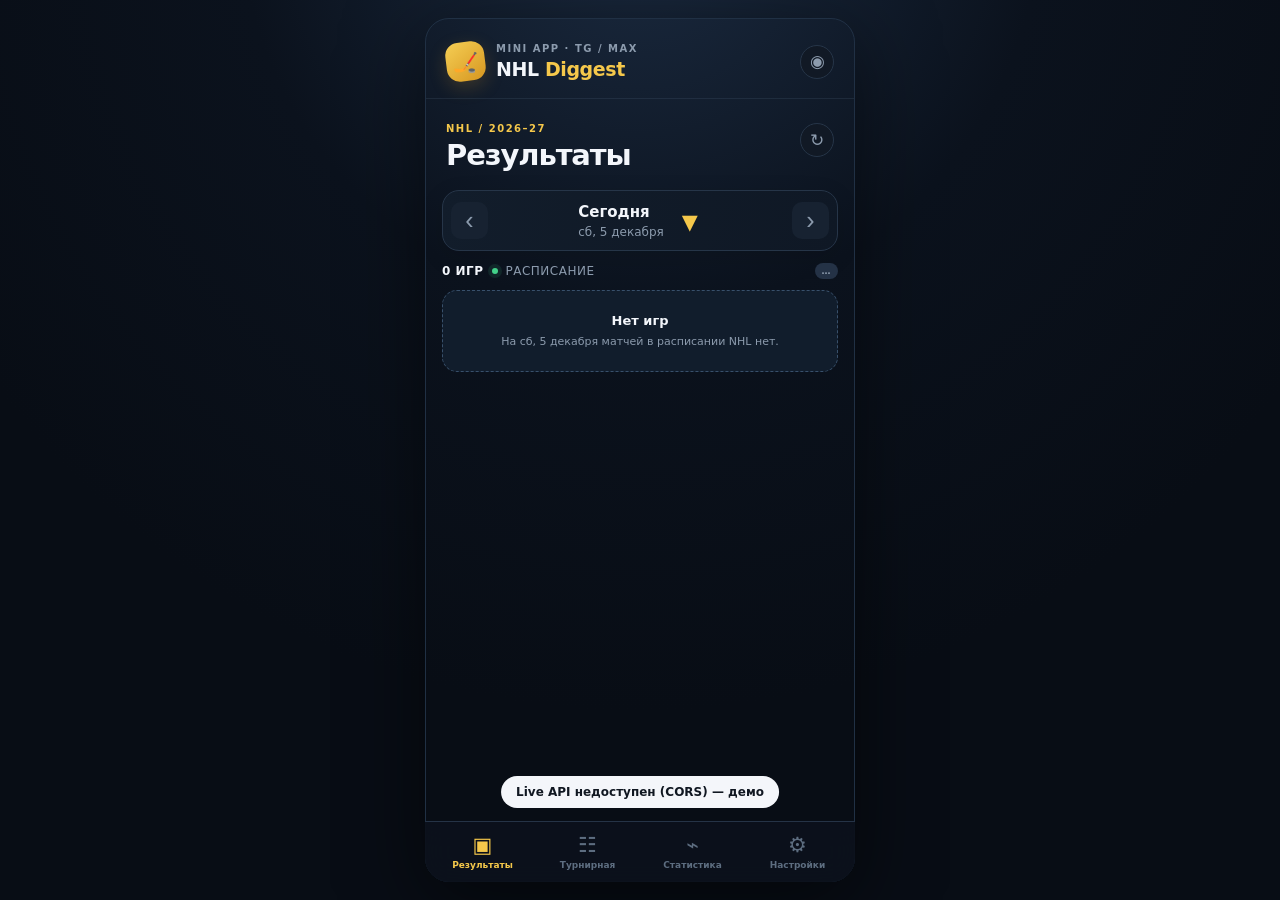
<file: index.html>
<!doctype html>
<html lang="ru">
<head>
  <meta charset="utf-8">
  <meta name="viewport" content="width=device-width, initial-scale=1, viewport-fit=cover">
  <meta name="theme-color" content="#0c111b" id="themeColorMeta">
  <meta name="description" content="NHL Diggest — результаты, турнирная таблица и статистика NHL в Mini App для Telegram и Max">
  <link rel="manifest" href="./manifest.webmanifest">
  <link rel="icon" href="./icons/icon-192.png" type="image/png">
  <link rel="apple-touch-icon" href="./icons/icon-192.png">
  <meta name="mobile-web-app-capable" content="yes">
  <meta name="apple-mobile-web-app-capable" content="yes">
  <meta name="apple-mobile-web-app-title" content="NHL Digest">
  <meta name="apple-mobile-web-app-status-bar-style" content="black-translucent">
  <title>NHL Diggest</title>
  <!-- <base> follows the current directory so assets work at / and, if opened, under /nhl-diggest-web/ (old Pages URL). -->
  <script>
    (function () {
      try {
        var segments = location.pathname.split('/').filter(Boolean);
        if (segments.length && /\.[a-z0-9]+$/i.test(segments[segments.length - 1])) {
          segments.pop();
        }
        var baseHref = '/' + (segments.length ? segments.join('/') + '/' : '');
        var base = document.createElement('base');
        base.href = baseHref;
        document.head.insertBefore(base, document.head.firstChild);
      } catch (e) { /* ignore */ }
    })();
  </script>
  <script>
    (function () {
      try {
        var mq = window.matchMedia;
        var standalone = window.navigator.standalone === true
          || (mq && mq('(display-mode: standalone)').matches)
          || (mq && mq('(display-mode: fullscreen)').matches)
          || (mq && mq('(display-mode: minimal-ui)').matches);
        if (standalone) document.documentElement.classList.add('is-standalone');
      } catch (e) { /* ignore */ }
    })();
  </script>
  <link rel="stylesheet" href="./css/app.css?v=20261009a">
  <!-- Telegram bridge (window.Telegram.WebApp). Soft-fail so browser preview still works. -->
  <script src="https://telegram.org/js/telegram-web-app.js" onerror="console.warn('[NHL Diggest] Telegram bridge failed to load')"></script>
  <!-- Max bridge (window.WebApp). Soft-fail so browser / Telegram still work if CDN is blocked. -->
  <script src="https://st.max.ru/js/max-web-app.js" onerror="console.warn('[NHL Diggest] Max bridge failed to load')"></script>
  <script src="./js/config.js?v=20261009a"></script>
  <script src="./js/mock-data.js?v=20261009a"></script>
  <script src="./js/api.js?v=20261009a"></script>
  <script src="./js/bridge.js?v=20261009a"></script>
  <script src="./js/auth.js?v=20261009a"></script>
  <script defer src="./js/app.js?v=20261009a"></script>
</head>
<body>
  <div class="app-shell">
    <header class="topbar">
      <div class="brand-mark" aria-hidden="true"><span>🏒</span></div>
      <div class="brand-copy">
        <p class="eyebrow">MINI APP · TG / MAX</p>
        <h1>NHL <strong>Diggest</strong></h1>
      </div>
      <button class="icon-button" id="profileButton" aria-label="Профиль">◉</button>
    </header>

    <main class="content" id="appContent">
      <section class="panel is-active" data-panel="results" aria-labelledby="resultsTitle">
        <div class="section-heading">
          <div>
            <p class="eyebrow accent">NHL / 2026–27</p>
            <h2 id="resultsTitle">Результаты</h2>
          </div>
          <button class="round-button" id="refreshButton" aria-label="Обновить результаты">↻</button>
        </div>
        <div class="day-switcher" aria-label="Выбор дня">
          <button class="day-arrow" id="prevDay" aria-label="Предыдущий день">‹</button>
          <button type="button" class="selected-day" id="openCalendar" aria-expanded="false" aria-controls="leagueCalendar" aria-label="Открыть календарь"><span id="dayLabel">Сегодня</span><small id="dateLabel">29 сентября, Вт</small><span class="calendar-opener" aria-hidden="true">▾</span></button>
          <button class="day-arrow" id="nextDay" aria-label="Следующий день">›</button>
        </div>
        <div class="month-cal" id="leagueCalendar" data-cal="league" hidden></div>
        <div class="result-summary">
          <span id="gameCount">—</span>
          <span class="live-dot"></span>
          <span id="seasonHint">расписание</span>
          <span class="source-pill" id="dataSourceHint">…</span>
        </div>
        <div class="games-list" id="gamesList"></div>
      </section>

      <section class="panel game-detail-panel" data-panel="game-detail" aria-label="Детали матча">
        <div class="detail-toolbar"><button class="back-button" id="gameDetailBack" type="button" data-back>‹ <span>Назад</span></button><span class="pill">MATCH CENTER</span></div>
        <div id="gameDetailContent"></div>
      </section>

      <section class="panel team-detail-panel" data-panel="team-detail" aria-label="Команда">
        <div class="detail-toolbar"><button class="back-button" id="teamDetailBack" type="button" data-back>‹ <span>Назад</span></button><span class="pill">TEAM</span></div>
        <div id="teamDetailContent"></div>
      </section>

      <section class="panel player-detail-panel" data-panel="player-detail" aria-label="Игрок">
        <div class="detail-toolbar"><button class="back-button" id="playerDetailBack" type="button" data-back>‹ <span>Назад</span></button><span class="pill">PLAYER</span></div>
        <div id="playerDetailContent"></div>
      </section>

      <section class="panel" data-panel="standings" aria-labelledby="standingsTitle">
        <div class="section-heading"><div><p class="eyebrow accent">2025 / 26 SEASON</p><h2 id="standingsTitle">Турнирная</h2></div><span class="pill">NHL</span></div>
        <div class="segmented" role="tablist" aria-label="Разделы таблицы"><button class="segment is-selected" data-standings-tab="division">Дивизионы</button><button class="segment" data-standings-tab="conference">Конференции</button></div>
        <p class="panel-note" id="standingsNote"></p>
        <div id="standingsList" class="standings-list"></div>
      </section>

      <section class="panel" data-panel="stats" aria-labelledby="statsTitle">
        <div class="section-heading"><div><p class="eyebrow accent">LEAGUE LEADERS</p><h2 id="statsTitle">Статистика</h2></div><span class="pill" id="statsPeriodLabel">СЕЗОН</span></div>
        <div class="segmented stats-period-tabs" id="statsPeriodTabs" role="tablist" aria-label="Период статистики">
          <button class="segment is-selected" data-stats-period="season" role="tab" aria-selected="true" aria-controls="statsSeasonPanel">Сезон</button>
          <button class="segment" data-stats-period="alltime" role="tab" aria-selected="false" aria-controls="statsAlltimePanel">За всё время</button>
        </div>
        <div class="stats-period-panel" id="statsSeasonPanel" data-stats-period-panel="season" role="tabpanel">
          <div class="segmented" id="statsGroupTabs" role="tablist" aria-label="Группы статистики"></div>
          <div class="segmented stats-boards" id="statsBoardTabs" role="tablist" aria-label="Показатели"></div>
          <p class="panel-note" id="statsNote"></p>
          <div id="statsList" class="leader-list"></div>
        </div>
        <div class="stats-period-panel" id="statsAlltimePanel" data-stats-period-panel="alltime" role="tabpanel" hidden>
          <div class="section-heading"><div><p class="eyebrow accent">ALL-TIME · CAREER</p><h2 id="alltimeTitle">За всё время</h2></div><span class="pill">КАРЬЕРА</span></div>
          <div class="segmented" id="alltimeGroupTabs" role="tablist" aria-label="Группы карьеры"></div>
          <div class="segmented stats-boards" id="alltimeBoardTabs" role="tablist" aria-label="Показатели карьеры"></div>
          <p class="panel-note" id="alltimeNote"></p>
          <div id="alltimeList" class="leader-list"></div>
        </div>
      </section>

      <section class="panel" data-panel="settings" aria-labelledby="settingsTitle">
        <div class="section-heading"><div><p class="eyebrow accent">PERSONALIZE</p><h2 id="settingsTitle">Настройки</h2></div><span class="settings-avatar" id="settingsAvatar">G</span></div>
        <div class="settings-card profile-card"><div class="profile-icon" id="profileIcon">G</div><div><strong id="profileName">NHL fan</strong><span id="profileSub">Настройки Mini App</span></div><span class="chevron">›</span></div>
        <div class="settings-group" id="accountGroup" hidden>
          <p class="group-label">АККАУНТ</p>
          <div id="accountCard" class="account-card"></div>
        </div>
        <div class="settings-group"><p class="group-label">ОБЩИЕ</p><div class="settings-card"><div class="setting-copy"><strong>Язык интерфейса</strong><span>Русский</span></div><span class="chevron">›</span></div><div class="settings-card"><div class="setting-copy"><strong>Тёмная тема</strong><span id="themeModeLabel">Включена</span></div><label class="toggle"><input id="themeToggle" type="checkbox" checked><span></span></label></div><div class="settings-card"><div class="setting-copy"><strong>Подсветка российских игроков</strong><span>Жёлтая подсветка имён</span></div><label class="toggle"><input id="ruHighlightToggle" type="checkbox"><span></span></label></div><div class="settings-card"><div class="setting-copy"><strong>Версия</strong><span id="appCacheVersion">—</span></div></div></div>
        <div class="settings-group"><p class="group-label">ИЗБРАННОЕ</p>
          <div id="favTeamsList" class="favorites-list"></div>
          <div id="favPlayersList" class="favorites-list" style="margin-top:8px"></div>
        </div>
        <div class="settings-group"><p class="group-label">УВЕДОМЛЕНИЯ</p><div class="settings-card"><div class="setting-copy"><strong>Мои команды</strong><span>Новости и результаты</span></div><label class="toggle"><input type="checkbox" checked><span></span></label></div><div class="settings-card"><div class="setting-copy"><strong>Ежедневный дайджест</strong><span>09:00 по Москве</span></div><label class="toggle"><input type="checkbox" checked><span></span></label></div></div>
        <div class="settings-group" id="tgDonateGroup" hidden>
          <p class="group-label">ПОДДЕРЖКА</p>
          <button type="button" class="settings-card settings-link-card" id="tgDonateBtn">
            <div class="setting-copy"><strong>⭐ Спасибо</strong><span>Поддержать бота звёздами Telegram</span></div>
            <span class="chevron">›</span>
          </button>
        </div>
        <div class="settings-group">
          <p class="group-label">О ПРИЛОЖЕНИИ</p>
          <a class="settings-card settings-link-card" href="./privacy.html" target="_blank" rel="noopener">
            <div class="setting-copy"><strong>Конфиденциальность</strong><span>Политика обработки данных</span></div>
            <span class="chevron">›</span>
          </a>
        </div>
        <p class="settings-note">Данные NHL: api-web.nhle.com (если CORS позволит) или ESPN.<br>Команды и игроки: roster / schedule / stats. TG + Max bridge сохранён.<br>Имена команд/игроков — на английском.</p>
      </section>
    </main>

    <nav class="bottom-nav" aria-label="Основная навигация">
      <button class="nav-item is-active" data-nav="results"><span class="nav-icon">▣</span><span>Результаты</span></button>
      <button class="nav-item" data-nav="standings"><span class="nav-icon">☷</span><span>Турнирная</span></button>
      <button class="nav-item" data-nav="stats"><span class="nav-icon">⌁</span><span>Статистика</span></button>
      <button class="nav-item" data-nav="settings"><span class="nav-icon">⚙</span><span>Настройки</span></button>
    </nav>
  </div>
  <div class="toast" id="toast" role="status" aria-live="polite">Обновлено</div>
  <div class="login-sheet" id="loginSheet" hidden>
    <div class="login-sheet-card" role="dialog" aria-modal="true" aria-labelledby="loginSheetTitle">
      <p class="eyebrow">ВХОД</p>
      <h3 id="loginSheetTitle">Войти</h3>
      <p class="login-code" id="loginCode">····</p>
      <p class="login-hint" id="loginHint">Откройте бота и нажмите Start, или отправьте код сообщением.</p>
      <button type="button" class="login-primary" id="loginOpenBot">Открыть бота</button>
      <button type="button" class="login-ghost" id="loginCopyCode">Скопировать код</button>
      <button type="button" class="login-ghost" id="loginCancel">Отмена</button>
    </div>
  </div>
  <script>
    if ('serviceWorker' in navigator) {
      window.addEventListener('load', function () {
        navigator.serviceWorker.register('./sw.js').catch(function () {});
      });
    }
  </script>
</body>
</html>
</file>
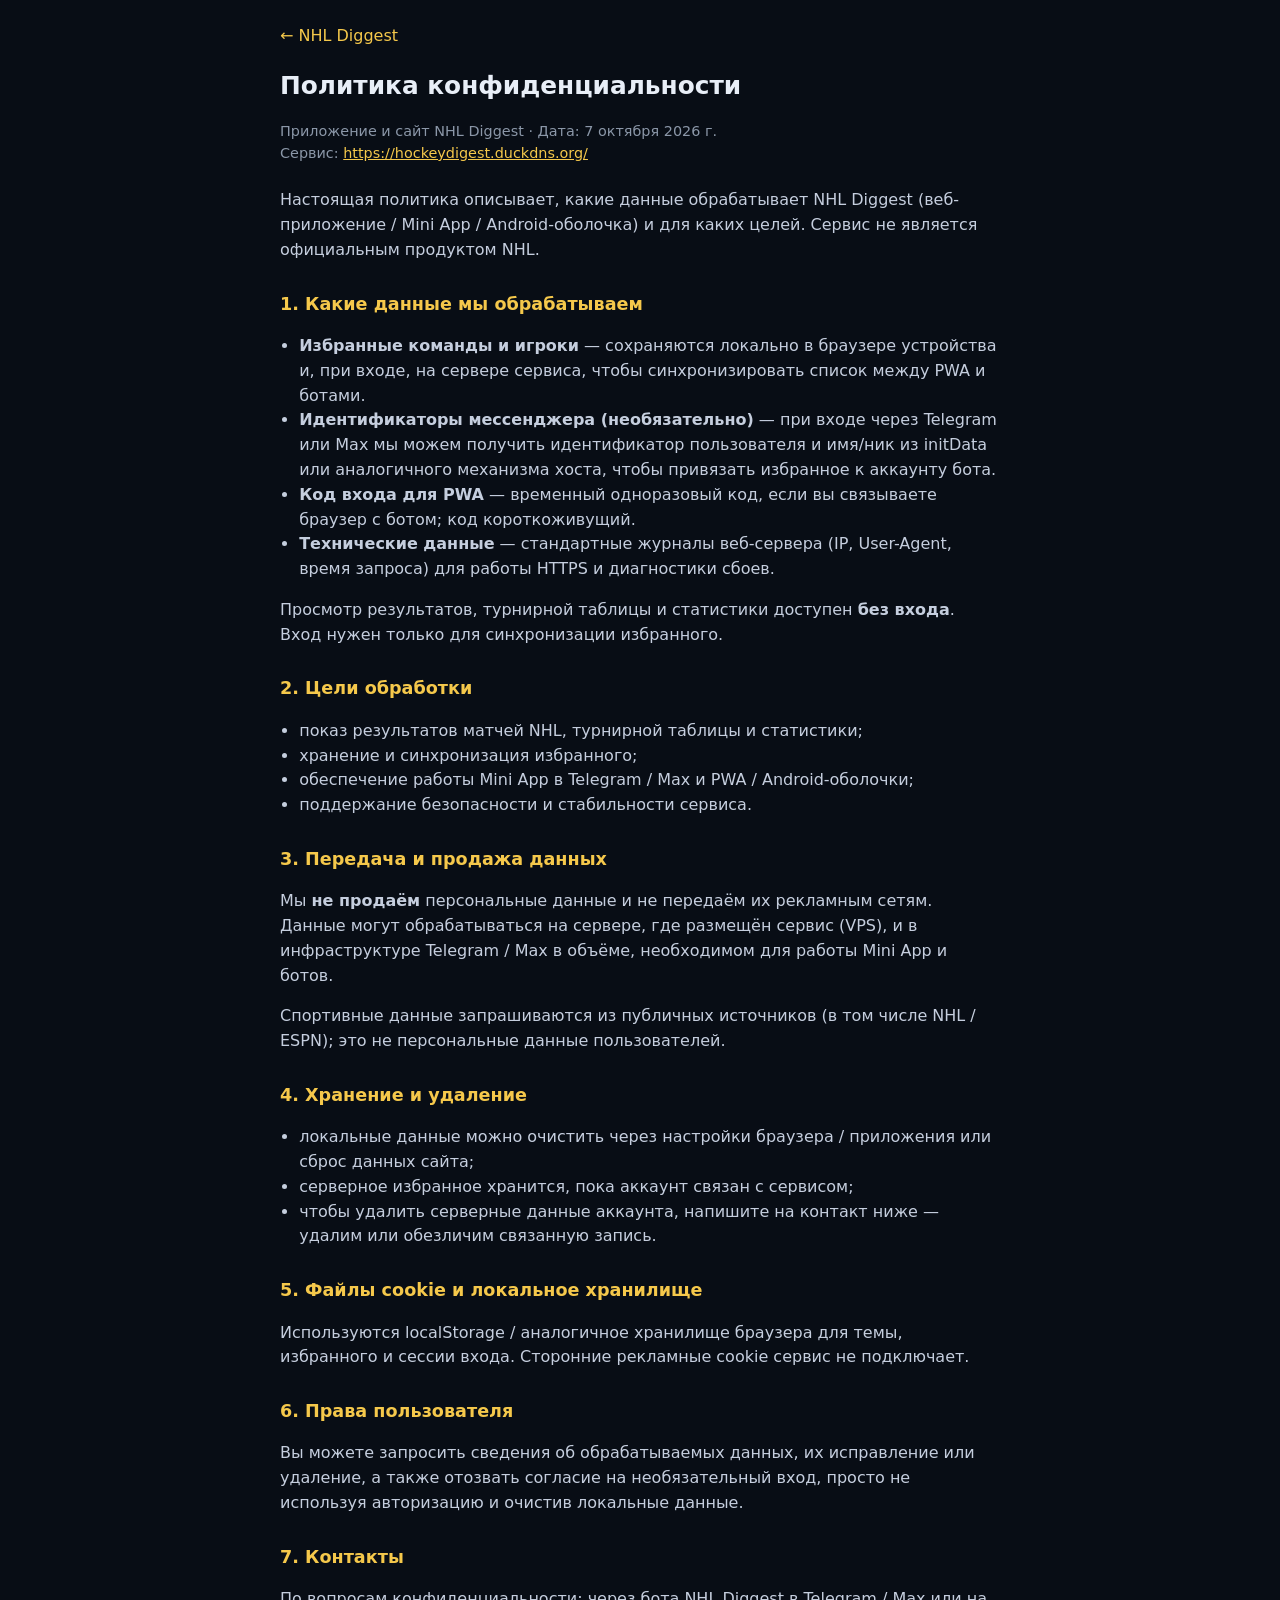
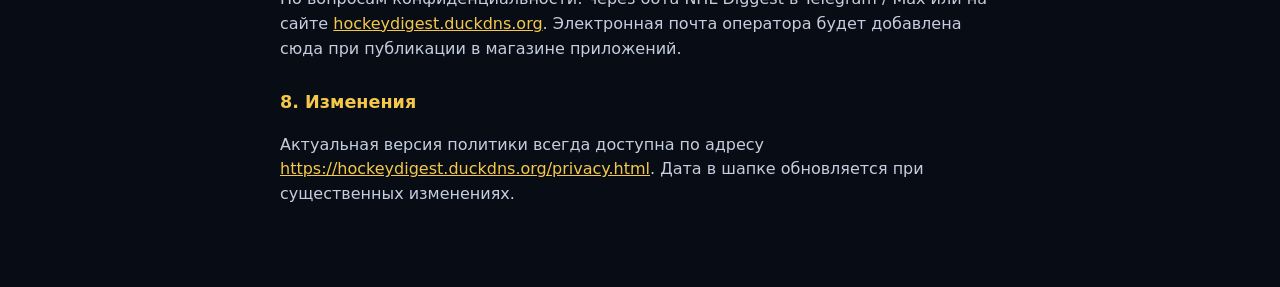
<file: privacy.html>
<!doctype html>
<html lang="ru">
<head>
  <meta charset="utf-8">
  <meta name="viewport" content="width=device-width, initial-scale=1, viewport-fit=cover">
  <meta name="theme-color" content="#0c111b">
  <title>Политика конфиденциальности — NHL Diggest</title>
  <link rel="icon" href="./icons/icon-192.png" type="image/png">
  <style>
    :root { color-scheme: dark; }
    body {
      margin: 0; font-family: system-ui, -apple-system, Segoe UI, Roboto, sans-serif;
      background: #080d15; color: #e8eef7; line-height: 1.55;
    }
    main { max-width: 720px; margin: 0 auto; padding: 24px 20px 64px; }
    a { color: #f5c84b; }
    h1 { font-size: 1.55rem; margin: 0 0 8px; }
    h2 { font-size: 1.1rem; margin: 28px 0 10px; color: #f5c84b; }
    p, li { color: #c5cede; }
    .meta { color: #8b97a8; font-size: 0.9rem; margin-bottom: 24px; }
    ul { padding-left: 1.2em; }
    .back { display: inline-block; margin-bottom: 18px; text-decoration: none; }
  </style>
</head>
<body>
  <main>
    <a class="back" href="./">← NHL Diggest</a>
    <h1>Политика конфиденциальности</h1>
    <p class="meta">Приложение и сайт NHL Diggest · Дата: 7 октября 2026 г.<br>
      Сервис: <a href="https://hockeydigest.duckdns.org/">https://hockeydigest.duckdns.org/</a></p>

    <p>Настоящая политика описывает, какие данные обрабатывает NHL Diggest (веб-приложение / Mini App / Android-оболочка) и для каких целей. Сервис не является официальным продуктом NHL.</p>

    <h2>1. Какие данные мы обрабатываем</h2>
    <ul>
      <li><strong>Избранные команды и игроки</strong> — сохраняются локально в браузере устройства и, при входе, на сервере сервиса, чтобы синхронизировать список между PWA и ботами.</li>
      <li><strong>Идентификаторы мессенджера (необязательно)</strong> — при входе через Telegram или Max мы можем получить идентификатор пользователя и имя/ник из initData или аналогичного механизма хоста, чтобы привязать избранное к аккаунту бота.</li>
      <li><strong>Код входа для PWA</strong> — временный одноразовый код, если вы связываете браузер с ботом; код короткоживущий.</li>
      <li><strong>Технические данные</strong> — стандартные журналы веб-сервера (IP, User-Agent, время запроса) для работы HTTPS и диагностики сбоев.</li>
    </ul>
    <p>Просмотр результатов, турнирной таблицы и статистики доступен <strong>без входа</strong>. Вход нужен только для синхронизации избранного.</p>

    <h2>2. Цели обработки</h2>
    <ul>
      <li>показ результатов матчей NHL, турнирной таблицы и статистики;</li>
      <li>хранение и синхронизация избранного;</li>
      <li>обеспечение работы Mini App в Telegram / Max и PWA / Android-оболочки;</li>
      <li>поддержание безопасности и стабильности сервиса.</li>
    </ul>

    <h2>3. Передача и продажа данных</h2>
    <p>Мы <strong>не продаём</strong> персональные данные и не передаём их рекламным сетям. Данные могут обрабатываться на сервере, где размещён сервис (VPS), и в инфраструктуре Telegram / Max в объёме, необходимом для работы Mini App и ботов.</p>
    <p>Спортивные данные запрашиваются из публичных источников (в том числе NHL / ESPN); это не персональные данные пользователей.</p>

    <h2>4. Хранение и удаление</h2>
    <ul>
      <li>локальные данные можно очистить через настройки браузера / приложения или сброс данных сайта;</li>
      <li>серверное избранное хранится, пока аккаунт связан с сервисом;</li>
      <li>чтобы удалить серверные данные аккаунта, напишите на контакт ниже — удалим или обезличим связанную запись.</li>
    </ul>

    <h2>5. Файлы cookie и локальное хранилище</h2>
    <p>Используются localStorage / аналогичное хранилище браузера для темы, избранного и сессии входа. Сторонние рекламные cookie сервис не подключает.</p>

    <h2>6. Права пользователя</h2>
    <p>Вы можете запросить сведения об обрабатываемых данных, их исправление или удаление, а также отозвать согласие на необязательный вход, просто не используя авторизацию и очистив локальные данные.</p>

    <h2>7. Контакты</h2>
    <p>По вопросам конфиденциальности: через бота NHL Diggest в Telegram / Max или на сайте
      <a href="https://hockeydigest.duckdns.org/">hockeydigest.duckdns.org</a>.
      Электронная почта оператора будет добавлена сюда при публикации в магазине приложений.</p>

    <h2>8. Изменения</h2>
    <p>Актуальная версия политики всегда доступна по адресу
      <a href="https://hockeydigest.duckdns.org/privacy.html">https://hockeydigest.duckdns.org/privacy.html</a>.
      Дата в шапке обновляется при существенных изменениях.</p>
  </main>
</body>
</html>
</file>
<file: css/app.css>
:root{color-scheme:dark;--bg:#080d15;--surface:#111925;--surface-2:#172231;--surface-3:#202e40;--line:#263548;--text:#f3f6fb;--muted:#8c9bad;--dim:#5d6d80;--accent:#f5c84b;--blue:#55a8ff;--green:#43d18a;--danger:#ff727b;--radius:18px;font-family:Inter,ui-sans-serif,system-ui,-apple-system,BlinkMacSystemFont,"Segoe UI",sans-serif}*{box-sizing:border-box}html,body{margin:0;height:100%;min-height:100%;overflow:hidden;background:radial-gradient(circle at 50% -10%,#1b2b41 0,#0b121d 34%,var(--bg) 68%);color:var(--text)}body{font-size:15px}.app-shell{width:100%;max-width:430px;height:100svh;min-height:100svh;margin:auto;position:relative;padding-bottom:calc(82px + env(safe-area-inset-bottom));overflow:hidden;display:flex;flex-direction:column}.topbar{height:80px;flex:0 0 auto;display:flex;align-items:center;padding:19px 20px 13px;border-bottom:1px solid rgba(77,99,124,.22)}.brand-mark{width:39px;height:39px;border-radius:13px;background:linear-gradient(145deg,#f5ce54,#d79720);display:grid;place-items:center;box-shadow:0 6px 18px #c88b293b;font-size:20px;transform:rotate(-7deg)}.brand-mark span{transform:rotate(7deg)}.brand-copy{margin-left:11px;line-height:1}.brand-copy h1{font-size:18px;letter-spacing:-.4px;margin:6px 0 0}.brand-copy h1 strong{color:var(--accent);font-weight:750}.eyebrow{font-size:9px;letter-spacing:1.5px;color:var(--muted);font-weight:700;margin:0}.accent{color:var(--accent)}.icon-button,.round-button{margin-left:auto;border:1px solid var(--line);background:var(--surface);color:var(--muted);border-radius:50%;width:34px;height:34px;font-size:17px;cursor:pointer}.content{padding:22px 16px 8px;flex:1 1 auto;min-height:0;overflow-y:auto;-webkit-overflow-scrolling:touch;overscroll-behavior:contain}.panel{display:none;animation:fade-in .22s ease}.panel.is-active{display:block}@keyframes fade-in{from{opacity:0;transform:translateY(4px)}to{opacity:1;transform:none}}h2{font-size:28px;line-height:1;margin:7px 0 0;letter-spacing:-1.1px}.section-heading{display:flex;justify-content:space-between;align-items:flex-start;margin:2px 4px 20px}.section-heading .pill{margin-top:4px}.day-switcher{height:61px;border:1px solid var(--line);background:linear-gradient(105deg,#121d2b,#0f1825);border-radius:17px;display:flex;align-items:center;justify-content:space-between;padding:0 8px;box-shadow:0 7px 24px #0000001e}.selected-day{text-align:center;display:flex;flex-direction:column;gap:4px}.selected-day span{font-weight:750;font-size:14px}.selected-day small{font-size:11px;color:var(--muted)}.day-arrow{border:0;background:var(--surface-2);color:var(--muted);border-radius:10px;width:37px;height:37px;font-size:25px;line-height:1;cursor:pointer}.result-summary{height:39px;display:flex;align-items:center;gap:8px;color:var(--muted);font-size:11px;text-transform:uppercase;letter-spacing:.5px}.result-summary span:first-child{color:var(--text);font-weight:700}.live-dot{width:6px;height:6px;border-radius:50%;background:var(--green);box-shadow:0 0 0 4px #43d18a1c}.games-list{display:flex;flex-direction:column;gap:10px}.game-card{border:1px solid var(--line);background:linear-gradient(115deg,#131d2a,#0f1722);border-radius:17px;overflow:hidden;position:relative}.game-meta{height:31px;display:flex;align-items:center;justify-content:space-between;padding:0 14px;color:var(--muted);font-size:10px;border-bottom:1px solid #243243;text-transform:uppercase;letter-spacing:.5px}.status{font-weight:800;letter-spacing:.6px}.status.final{color:var(--muted)}.status.live{color:var(--green)}.status.future{color:var(--blue)}.status.preseason{color:var(--accent)}.game-body{display:grid;grid-template-columns:1fr 54px 1fr;align-items:center;min-height:86px;padding:10px 12px}.team{display:flex;align-items:center;gap:9px;min-width:0}.team.away{flex-direction:row-reverse;text-align:right}.team-info{min-width:0}.team-name{display:block;font-size:12px;font-weight:700;white-space:nowrap;overflow:hidden;text-overflow:ellipsis}.team-nick{display:block;color:var(--text);font-size:10px;margin-top:3px}.logo{width:34px;height:34px;object-fit:contain;flex:0 0 34px}.game-score{text-align:center}.score{font-size:21px;font-weight:800;letter-spacing:-.8px;white-space:nowrap}.score.time{font-size:14px;color:var(--blue);letter-spacing:0}.period{font-size:9px;color:var(--muted);margin-top:4px}.score-divider{display:block;color:var(--dim);font-size:13px;line-height:10px}.pill{display:inline-flex;border-radius:999px;background:#253246;color:var(--muted);font-size:10px;font-weight:800;padding:6px 9px;letter-spacing:.5px}.segmented{display:flex;background:#111a27;border:1px solid var(--line);border-radius:12px;padding:3px;margin-bottom:16px}.segment{flex:1;border:0;border-radius:9px;background:transparent;color:var(--muted);font-size:11px;font-weight:700;padding:10px 5px;cursor:pointer}.segment.is-selected{background:var(--surface-3);color:var(--text);box-shadow:0 3px 10px #0003}.standings-list,.leader-list{display:flex;flex-direction:column;gap:8px}.division-block{border:1px solid var(--line);border-radius:16px;overflow:hidden;background:#111a27}.division-title{display:flex;justify-content:space-between;align-items:center;padding:12px 13px;background:#162333;font-size:11px;font-weight:800}.division-title span{font-size:9px;color:var(--muted);font-weight:600}.standing-row{display:grid;grid-template-columns:23px 1fr 35px 35px;gap:6px;align-items:center;padding:11px 13px;border-top:1px solid #253243;color:var(--muted);font-size:11px}.standing-row:first-of-type{border-top:0}.standing-row .rank{color:var(--dim);font-weight:700}.standing-row strong{color:var(--text);font-size:12px}.standing-row em{font-style:normal;text-align:center}.standing-head{display:grid;grid-template-columns:23px 1fr 35px 35px;padding:8px 13px 5px;color:var(--dim);font-size:9px;text-transform:uppercase}.leader-card{display:grid;grid-template-columns:28px 40px minmax(0,1fr) auto;gap:10px;align-items:center;border:1px solid var(--line);background:linear-gradient(115deg,#131e2c,#101823);border-radius:16px;padding:12px 13px}.player-rank{color:var(--dim);font-size:11px;font-weight:800;text-align:center}.player-avatar{width:37px;height:37px;border-radius:12px;background:linear-gradient(145deg,#375f85,#192b40);display:grid;place-items:center;font-size:12px;font-weight:800;color:#cbe6ff}.player-copy strong{font-size:13px;display:block}.player-copy span{color:var(--muted);font-size:10px;display:block;margin-top:3px}.player-stat{text-align:right}.player-stat strong{font-size:19px;color:var(--accent);display:block}.player-stat span{color:var(--muted);font-size:9px}.settings-group{margin-top:24px}.group-label{font-size:9px;color:var(--dim);font-weight:800;letter-spacing:1.2px;margin:0 8px 8px}.settings-card{display:flex;align-items:center;gap:12px;padding:14px;border:1px solid var(--line);background:linear-gradient(105deg,#131e2c,#101823);min-height:58px}.settings-group .settings-card+.settings-card{border-top:0}.settings-card:first-of-type{border-radius:15px 15px 0 0}.settings-card:last-child{border-radius:0 0 15px 15px}.profile-card{border-radius:16px!important}.profile-icon,.settings-avatar{width:38px;height:38px;border-radius:12px;display:grid;place-items:center;background:#e3b633;color:#16202b;font-weight:850}.setting-copy{display:flex;flex-direction:column;gap:4px;flex:1}.setting-copy strong{font-size:12px}.setting-copy span,.profile-card span{font-size:10px;color:var(--muted)}.profile-card strong{display:block;font-size:13px;margin-bottom:4px}.chevron{color:var(--dim);font-size:23px;line-height:1}.toggle{position:relative;width:39px;height:23px;flex:0 0 auto}.toggle input{opacity:0;width:0;height:0}.toggle span{position:absolute;inset:0;background:#2a394b;border-radius:30px;transition:.2s}.toggle span:before{content:"";position:absolute;width:17px;height:17px;left:3px;top:3px;border-radius:50%;background:#aeb9c8;transition:.2s}.toggle input:checked+span{background:#c39725}.toggle input:checked+span:before{transform:translateX(16px);background:#fff}.settings-note{text-align:center;color:var(--dim);font-size:10px;line-height:1.6;margin:24px 0}.bottom-nav{position:fixed;z-index:10;bottom:0;left:50%;transform:translateX(-50%);width:min(430px,100%);display:grid;grid-template-columns:repeat(5,1fr);gap:2px;padding:9px 6px calc(9px + env(safe-area-inset-bottom));background:rgba(12,18,28,.93);border-top:1px solid #253346;backdrop-filter:blur(15px)}.nav-item{border:0;background:transparent;color:var(--dim);font:inherit;font-size:8px;font-weight:700;display:flex;flex-direction:column;align-items:center;gap:4px;padding:3px 2px;cursor:pointer;line-height:1.15;text-align:center}.nav-item.is-active{color:var(--accent)}.nav-icon{font-size:20px;height:21px;line-height:21px;font-weight:400}.toast{position:fixed;z-index:20;bottom:92px;left:50%;transform:translate(-50%,10px);opacity:0;pointer-events:none;background:#f4f6fa;color:#101721;border-radius:999px;padding:9px 15px;font-size:11px;font-weight:700;transition:.25s}.toast.visible{opacity:1;transform:translate(-50%,0)}@media(min-width:431px){body{padding:18px 0}.app-shell{border:1px solid #203044;border-radius:24px;height:calc(100svh - 36px);min-height:calc(100svh - 36px);box-shadow:0 20px 80px #0008}.bottom-nav{bottom:18px;border-radius:0 0 24px 24px}}
.game-card{cursor:pointer;transition:transform .18s ease,border-color .18s ease,background .18s ease}.game-card:hover,.game-card:focus-visible{transform:translateY(-2px);border-color:#49637f;background:linear-gradient(115deg,#182537,#111c2a);outline:none}.game-open-label{display:flex;justify-content:flex-end;align-items:center;gap:4px;padding:0 14px 9px;color:var(--dim);font-size:9px}.game-open-label span{font-size:17px;line-height:8px;color:var(--accent)}/* bottom-nav stays visible on detail screens */.detail-toolbar{display:flex;align-items:center;justify-content:space-between;margin:0 4px 18px}.back-button{border:0;background:transparent;color:var(--accent);font:inherit;font-size:12px;font-weight:750;padding:5px 0;cursor:pointer}.back-button:first-letter{font-size:25px;vertical-align:-2px}.detail-toolbar .pill{font-size:8px}.detail-hero{border:1px solid var(--line);background:linear-gradient(135deg,#172639,#101a27);border-radius:19px;padding:15px 12px 13px;text-align:center}.detail-status{font-size:10px;font-weight:800;text-transform:uppercase;letter-spacing:.7px}.detail-scoreboard{display:grid;grid-template-columns:1fr 76px 1fr;align-items:center;gap:5px;margin:16px 0 12px}.detail-team{display:flex;flex-direction:column;align-items:center;min-width:0}.detail-team strong{font-size:13px;white-space:nowrap;max-width:100%;overflow:hidden;text-overflow:ellipsis}.detail-team span{color:var(--accent);font-size:10px;margin-top:3px}.detail-logo{width:43px;height:43px;object-fit:contain;margin-bottom:7px}.detail-score strong{font-size:24px;letter-spacing:-1px;white-space:nowrap}.detail-score span{display:block;color:var(--muted);font-size:10px;margin-top:5px}.detail-venue{color:var(--muted);font-size:10px}.detail-section{margin-top:20px}.detail-section-title{display:flex;align-items:center;justify-content:space-between;margin:0 5px 9px}.detail-section-title h3{font-size:14px;margin:0}.detail-section-title span{background:var(--surface-3);color:var(--muted);font-size:10px;font-weight:800;border-radius:99px;padding:4px 7px}.scoring-list,.penalty-list,.goalie-lines{border:1px solid var(--line);border-radius:15px;overflow:hidden;background:#111a27}.scoring-row{display:grid;grid-template-columns:43px 32px 1fr;gap:9px;align-items:center;padding:10px 12px;border-top:1px solid #253243}.scoring-row:first-child,.penalty-row:first-child,.goalie-line:first-child{border-top:0}.event-time{color:var(--muted);font-size:9px;line-height:1.35}.event-time strong{color:var(--text);font-size:10px}.event-team{color:var(--accent);font-size:10px;font-weight:850}.scoring-row strong{display:block;font-size:11px}.scoring-row small{display:block;color:var(--muted);font-size:9px;line-height:1.35;margin-top:3px}.boxscore-table{border:1px solid var(--line);border-radius:15px;overflow:auto;background:#111a27}.boxscore-head,.boxscore-row{display:grid;grid-template-columns:minmax(70px,1.2fr) repeat(4,minmax(54px,1fr));min-width:325px;align-items:center;gap:5px;padding:9px 10px;font-size:9px;text-align:center}.boxscore-head{color:var(--dim);font-size:8px;text-transform:uppercase;line-height:1.15}.boxscore-row{border-top:1px solid #253243;color:var(--muted)}.boxscore-row strong{display:flex;align-items:center;gap:5px;color:var(--text);text-align:left}.boxscore-row img{width:20px;height:20px;object-fit:contain}.penalty-row{display:grid;grid-template-columns:63px 1fr;gap:3px 9px;padding:10px 12px;border-top:1px solid #253243}.penalty-row span,.penalty-row small{color:var(--muted);font-size:9px}.penalty-row strong{font-size:10px}.penalty-row small{grid-column:2}.goalie-line{display:grid;grid-template-columns:30px 1fr auto;gap:8px;align-items:center;padding:11px 12px;border-top:1px solid #253243}.line-team{color:var(--accent);font-size:10px;font-weight:850}.goalie-line strong{font-size:11px}.goalie-line span:last-child{color:var(--muted);font-size:9px;text-align:right}.detail-notice{display:flex;flex-direction:column;gap:6px;border:1px dashed #38506b;background:#111d2c;color:var(--text);border-radius:15px;padding:16px;margin-top:20px}.detail-notice span{color:var(--muted);font-size:11px;line-height:1.4}.empty-detail{padding:15px;color:var(--muted);font-size:11px;margin:0}.goalie-card{grid-template-columns:28px 40px minmax(0,1fr) auto;gap:8px}.goalie-avatar{background:linear-gradient(145deg,#5c4f2d,#2d281d);color:#ffe39b}.goalie-stats{display:flex;align-items:flex-start;gap:8px}.goalie-stats span{text-align:right;min-width:25px}.goalie-stats strong{display:block;color:var(--accent);font-size:14px}.goalie-stats small{display:block;color:var(--muted);font-size:8px;margin-top:2px}.goalie-card .player-copy span{white-space:nowrap}@media(max-width:370px){.goalie-card{grid-template-columns:24px 34px minmax(0,1fr) auto;gap:6px}.detail-scoreboard{grid-template-columns:1fr 66px 1fr}.boxscore-head,.boxscore-row{font-size:8px}}

/* Light theme: host theme or the Settings toggle sets data-theme on <html>. */
:root[data-theme="light"] {
  color-scheme: light;
  --bg: #eef2f7;
  --surface: #ffffff;
  --surface-2: #e8edf4;
  --surface-3: #dce5ef;
  --line: #d2dce7;
  --text: #172231;
  --muted: #647386;
  --dim: #8795a5;
  --accent: #a97000;
  --blue: #1671c5;
  --green: #168b58;
  --danger: #c9404b;
}
:root[data-theme="light"] html,
:root[data-theme="light"] body {
  background: radial-gradient(circle at 50% -10%, #ffffff 0, #f4f7fb 34%, var(--bg) 68%);
  color: var(--text);
}
:root[data-theme="light"] .day-switcher { background: linear-gradient(105deg, #ffffff, #f1f5f9); box-shadow: 0 7px 24px #7180961c; }
:root[data-theme="light"] .game-card,
:root[data-theme="light"] .leader-card,
:root[data-theme="light"] .settings-card { background: linear-gradient(115deg, #ffffff, #f5f8fb); }
:root[data-theme="light"] .game-card:hover,
:root[data-theme="light"] .game-card:focus-visible { background: linear-gradient(115deg, #f7fbff, #edf4fa); border-color: #9eb6ca; }
:root[data-theme="light"] .game-meta { border-bottom-color: #dbe3ec; }
:root[data-theme="light"] .segmented { background: #f4f7fa; }
:root[data-theme="light"] .segment.is-selected { background: #dce6ef; box-shadow: 0 3px 10px #7180962b; }
:root[data-theme="light"] .division-block,
:root[data-theme="light"] .scoring-list,
:root[data-theme="light"] .penalty-list,
:root[data-theme="light"] .goalie-lines,
:root[data-theme="light"] .boxscore-table,
:root[data-theme="light"] .player-box-scroll { background: #ffffff; }
:root[data-theme="light"] .division-title { background: #edf3f8; }
:root[data-theme="light"] .standing-row,
:root[data-theme="light"] .scoring-row,
:root[data-theme="light"] .boxscore-row,
:root[data-theme="light"] .player-box-row,
:root[data-theme="light"] .penalty-row,
:root[data-theme="light"] .goalie-line { border-top-color: #e1e7ee; }
:root[data-theme="light"] .detail-hero { background: linear-gradient(135deg, #f5f9fc, #e9f0f6); }
:root[data-theme="light"] .match-card { background: linear-gradient(135deg, #f5f9fc, #e9f0f6); }
:root[data-theme="light"] .match-card .detail-hero { background: transparent; }
:root[data-theme="light"] .match-card-tabs { border-top-color: #d5e0ea; background: rgba(255, 255, 255, 0.55); }
:root[data-theme="light"] .match-tab + .match-tab { box-shadow: inset 1px 0 0 #d5e0ea; }
:root[data-theme="light"] .match-tab.is-selected { background: rgba(255, 255, 255, 0.72); color: var(--text); }
:root[data-theme="light"] .detail-notice { background: #f5f9fc; border-color: #a8bfd2; }
:root[data-theme="light"] .bottom-nav { background: rgba(255, 255, 255, .93); border-top-color: #d5dfe9; }
:root[data-theme="light"] .pill { background: #e1e9f1; }
:root[data-theme="light"] .day-arrow { background: #e7edf4; }
:root[data-theme="light"] .toast { background: #172231; color: #f4f7fb; }
:root[data-theme="light"] .app-shell { box-shadow: 0 20px 80px #7180962e; }
.day-arrow:disabled { opacity: .35; cursor: default; }

.empty-state {
  border: 1px dashed #38506b;
  background: #111d2c;
  border-radius: 15px;
  padding: 22px 16px;
  display: flex;
  flex-direction: column;
  gap: 6px;
  text-align: center;
}
.empty-state strong { font-size: 13px; }
.empty-state span { color: var(--muted); font-size: 11px; line-height: 1.4; }
.panel-note {
  margin: -8px 4px 12px;
  color: var(--dim);
  font-size: 10px;
  min-height: 14px;
}
.source-pill {
  margin-left: auto;
  border-radius: 999px;
  background: #243246;
  color: var(--muted);
  font-size: 9px;
  font-weight: 800;
  padding: 3px 7px;
  letter-spacing: .4px;
}
.stats-boards {
  overflow-x: auto;
  flex-wrap: nowrap;
  gap: 2px;
  -webkit-overflow-scrolling: touch;
}
.stats-boards .segment {
  flex: 0 0 auto;
  min-width: 64px;
  white-space: nowrap;
  padding: 9px 10px;
}
:root[data-theme="light"] .empty-state { background: #f5f9fc; border-color: #a8bfd2; }
:root[data-theme="light"] .source-pill { background: #e1e9f1; }


/* All-time tab + period-grouped match events */
.period-groups{display:flex;flex-direction:column;gap:10px}
.period-block{border:1px solid var(--line);border-radius:15px;overflow:hidden;background:#111a27}
.period-heading{padding:8px 12px;background:#162333;color:var(--accent);font-size:11px;font-weight:850;letter-spacing:.6px}
.period-events{border:0;border-radius:0;background:transparent}
.period-events .scoring-row:first-child,
.period-events .penalty-row:first-child{border-top:0}
.nav-item span:last-child{max-width:72px}
:root[data-theme="light"] .period-block{background:#ffffff}
:root[data-theme="light"] .period-heading{background:#edf3f8}
@media(max-width:370px){
  .nav-item{font-size:7.5px}
  .nav-icon{font-size:18px}
}

/* Russian players are highlighted without depending on the active theme. */
:root {
  --russian-highlight: #ffda45;
  --russian-highlight-text: #241b00;
}
:root[data-theme="light"] {
  --russian-highlight: #ffd43d;
  --russian-highlight-text: #241b00;
}
:root[data-ru-highlight="on"] .player-name.russian-player,
:root[data-ru-highlight="on"] .player-box-row .player-name.russian-player,
:root[data-ru-highlight="on"] .player-box-row .col-name .player-name.russian-player {
  display: inline-block;
  padding: 1px 4px;
  border-radius: 4px;
  background: var(--russian-highlight);
  color: var(--russian-highlight-text) !important;
  font-weight: 800;
  line-height: 1.25;
  box-shadow: 0 0 0 1px #8c690055;
}

/* Goal highlight play control (experimental; soft-fail when no clip URL). */
.scoring-copy{min-width:0}
.scoring-main{display:flex;align-items:center;gap:8px;justify-content:space-between}
.scoring-main strong{min-width:0}
.goal-play{
  flex:0 0 auto;
  border:1px solid #3d536b;
  background:linear-gradient(145deg,#2a3d55,#1a2838);
  color:var(--accent);
  border-radius:999px;
  width:28px;height:28px;
  font-size:11px;font-weight:800;
  line-height:1;
  padding:0 0 1px 1px;
  cursor:pointer;
}
.goal-play.is-open,.goal-play:hover{border-color:var(--accent);background:#314860}
.goal-video-slot{margin-top:8px}
.goal-video{
  display:block;
  width:100%;
  max-height:210px;
  border-radius:10px;
  background:#000;
  border:1px solid #2a3b4f;
}
:root[data-theme="light"] .goal-play{background:linear-gradient(145deg,#eef4fa,#dce6f0);border-color:#9eb4c8;color:var(--accent)}
:root[data-theme="light"] .goal-play.is-open,
:root[data-theme="light"] .goal-play:hover{background:#d5e3f0;border-color:var(--accent)}

/* Team / player detail + match recap + clickable entities */
.team-hit, .player-hit, .standing-row.team-hit, .leader-card.player-hit, .roster-row, .detail-team.team-hit, .player-team-link {
  appearance: none;
  border: 0;
  background: transparent;
  color: inherit;
  font: inherit;
  text-align: inherit;
  cursor: pointer;
  width: 100%;
  padding: 0;
}
.team .team-hit {
  display: flex;
  align-items: center;
  gap: 9px;
  min-width: 0;
  width: auto;
}
.team.away .team-hit { flex-direction: row-reverse; text-align: right; }
.team-hit:hover .team-name,
.team-hit:focus-visible .team-name,
.detail-team.team-hit:hover strong,
.player-name.is-clickable:hover,
.player-hit:hover .player-copy strong {
  color: var(--accent);
  text-decoration: underline;
  text-underline-offset: 2px;
}
.detail-team.team-hit {
  display: flex;
  flex-direction: column;
  align-items: center;
  min-width: 0;
}
.player-name.is-clickable { cursor: pointer; }
.standing-row.team-hit {
  display: grid;
  grid-template-columns: 18px minmax(0,1fr) 20px 20px 20px 22px 24px 40px 26px;
  gap: 3px;
  align-items: center;
  padding: 10px 8px;
  border-top: 1px solid #253243;
  color: var(--muted);
  font-size: 11px;
  width: 100%;
}
.standing-head {
  display: grid;
  grid-template-columns: 18px minmax(0,1fr) 20px 20px 20px 22px 24px 40px 26px;
  gap: 3px;
  padding: 8px 8px 5px;
  color: var(--dim);
  font-size: 9px;
  text-transform: uppercase;
  letter-spacing: .2px;
}
.standing-team {
  display: flex;
  flex-direction: column;
  gap: 1px;
  min-width: 0;
  line-height: 1.15;
}
.standing-abbrev {
  font-size: 12px;
  font-weight: 800;
  color: var(--text);
}
.standing-team small {
  font-size: 9px;
  color: var(--muted);
  font-weight: 600;
  white-space: nowrap;
  overflow: hidden;
  text-overflow: ellipsis;
}
.standing-pts {
  color: var(--accent) !important;
  font-weight: 800;
}
.standing-goals {
  font-size: 10px;
  letter-spacing: -0.2px;
}
.standing-diff.is-pos { color: var(--green); }
.standing-diff.is-neg { color: var(--danger); }
.leader-card.player-hit {
  display: grid;
  grid-template-columns: 28px 40px minmax(0, 1fr) auto;
  gap: 10px;
  align-items: center;
  border: 1px solid var(--line);
  background: linear-gradient(115deg, #131e2c, #101823);
  border-radius: 16px;
  padding: 12px 13px;
  width: 100%;
  text-align: left;
}
.leader-card.goalie-card.player-hit { gap: 8px; }
.leader-card .player-copy {
  min-width: 0;
}
.leader-card .player-copy strong,
.leader-card .player-copy span {
  white-space: nowrap;
  overflow: hidden;
  text-overflow: ellipsis;
}
.player-avatar {
  position: relative;
  overflow: hidden;
  flex: 0 0 37px;
}
.player-avatar-photo {
  position: absolute;
  inset: 0;
  width: 100%;
  height: 100%;
  object-fit: cover;
  object-position: center top;
  display: block;
  border-radius: inherit;
}
.player-avatar-initials {
  display: grid;
  place-items: center;
  width: 100%;
  height: 100%;
}
.player-stat {
  flex: 0 0 auto;
  white-space: nowrap;
}

.team-hero, .player-hero {
  display: flex;
  gap: 14px;
  align-items: center;
  border: 1px solid var(--line);
  background: linear-gradient(135deg, #172639, #101a27);
  border-radius: 19px;
  padding: 16px 14px;
  margin-bottom: 8px;
}
.team-hero-logo { width: 72px; height: 72px; object-fit: contain; flex: 0 0 72px; }
.team-hero-copy, .player-hero-copy { min-width: 0; flex: 1; }
.team-hero-copy h2, .player-hero-copy h2 { font-size: 22px; margin: 4px 0 8px; letter-spacing: -.6px; line-height: 1.1; }
.team-meta-line { margin: 0 0 4px; color: var(--muted); font-size: 11px; }
.team-record { display: flex; align-items: baseline; gap: 8px; margin-top: 8px; }
.team-record strong { font-size: 18px; color: var(--accent); }
.team-record span { color: var(--muted); font-size: 11px; }

.player-hero-photo {
  width: 84px; height: 84px; flex: 0 0 84px;
  border-radius: 18px; overflow: hidden;
  background: linear-gradient(145deg, #375f85, #192b40);
  display: grid; place-items: center;
  font-size: 22px; font-weight: 800; color: #cbe6ff;
}
.player-hero-photo img { width: 100%; height: 100%; object-fit: cover; }
.player-team-link {
  display: inline-flex; align-items: center; gap: 7px;
  margin-top: 6px; color: var(--muted); font-size: 12px; width: auto;
}
.player-team-link img { width: 22px; height: 22px; object-fit: contain; }

.roster-group, .team-schedule, .info-grid {
  border: 1px solid var(--line);
  border-radius: 15px;
  overflow: hidden;
  background: #111a27;
}
.roster-heading {
  display: flex; justify-content: space-between; align-items: center;
  padding: 10px 12px; background: #162333; font-size: 11px; font-weight: 800;
}
.roster-heading span { color: var(--muted); font-size: 10px; }
.roster-row {
  display: grid; grid-template-columns: 36px 1fr 18px; gap: 8px; align-items: center;
  padding: 11px 12px; border-top: 1px solid #253243; width: 100%;
}
.roster-num { color: var(--dim); font-weight: 800; font-size: 12px; text-align: center; }
.roster-copy strong { display: block; font-size: 12px; }
.roster-copy span { color: var(--muted); font-size: 10px; }

.schedule-row {
  display: grid; grid-template-columns: 58px 1fr auto; gap: 8px; align-items: center;
  padding: 11px 12px; border-top: 1px solid #253243; font-size: 11px;
}
.schedule-row:first-child { border-top: 0; }
.schedule-date { color: var(--muted); font-size: 10px; }
.schedule-copy strong { display: block; font-size: 12px; }
.schedule-copy small { color: var(--muted); font-size: 9px; }
.schedule-result { color: var(--accent); font-weight: 800; font-size: 12px; white-space: nowrap; }

.stats-grid {
  display: grid;
  grid-template-columns: repeat(3, 1fr);
  gap: 8px;
}
.stat-chip {
  border: 1px solid var(--line);
  background: #111a27;
  border-radius: 14px;
  padding: 12px 10px;
  text-align: center;
}
.stat-chip strong { display: block; font-size: 16px; color: var(--accent); }
.stat-chip span { display: block; color: var(--text); font-size: 10px; font-weight: 800; margin-top: 4px; }
.stat-chip small { display: block; color: var(--muted); font-size: 9px; margin-top: 2px; }

.info-row {
  display: flex; justify-content: space-between; gap: 12px;
  padding: 11px 12px; border-top: 1px solid #253243; font-size: 11px;
}
.info-row:first-child { border-top: 0; }
.info-row span { color: var(--muted); }
.info-row strong { color: var(--text); text-align: right; }

.recap-frame {
  border: 1px solid var(--line);
  border-radius: 15px;
  overflow: hidden;
  background: #0a1018;
}
.recap-video {
  display: block;
  width: 100%;
  max-height: 240px;
  background: #000;
}
.recap-caption {
  margin: 0;
  padding: 8px 12px;
  color: var(--muted);
  font-size: 10px;
}
.recap-link {
  width: 100%;
  border: 1px solid var(--line);
  background: linear-gradient(145deg, #2a3d55, #1a2838);
  color: var(--accent);
  border-radius: 14px;
  padding: 14px 12px;
  font: inherit;
  font-size: 13px;
  font-weight: 800;
  cursor: pointer;
}

:root[data-theme="light"] .team-hero,
:root[data-theme="light"] .player-hero { background: linear-gradient(135deg, #f5f9fc, #e9f0f6); }
:root[data-theme="light"] .roster-group,
:root[data-theme="light"] .team-schedule,
:root[data-theme="light"] .info-grid,
:root[data-theme="light"] .stat-chip { background: #ffffff; }
:root[data-theme="light"] .roster-heading { background: #edf3f8; }
:root[data-theme="light"] .roster-row,
:root[data-theme="light"] .schedule-row,
:root[data-theme="light"] .info-row,
:root[data-theme="light"] .standing-row.team-hit { border-top-color: #e1e7ee; }
:root[data-theme="light"] .recap-link { background: linear-gradient(145deg, #eef4fa, #dce6f0); border-color: #9eb4c8; }
:root[data-theme="light"] .player-hero-photo { background: linear-gradient(145deg, #d7e6f5, #b7cbe0); color: #1d3a57; }

/* Career history by club — club + stats columns; seasons as wrapping chips */
.career-history-table {
  border: 1px solid var(--line);
  border-radius: 15px;
  background: #111a27;
  overflow: hidden;
}
.career-history-head,
.career-history-row {
  display: grid;
  grid-template-columns: minmax(108px, 1.55fr) repeat(4, minmax(34px, .5fr));
  gap: 6px;
  align-items: start;
  padding: 10px 11px;
  text-align: center;
  font-size: 11px;
  min-width: 0;
}
.career-history-table.goalie-history .career-history-head,
.career-history-table.goalie-history .career-history-row {
  grid-template-columns: minmax(100px, 1.4fr) repeat(5, minmax(32px, .48fr));
}
.career-history-head {
  color: var(--dim);
  font-size: 9px;
  font-weight: 800;
  text-transform: uppercase;
  line-height: 1.15;
  align-items: center;
}
.career-history-head span:first-child,
.career-club-cell { text-align: left; min-width: 0; }
.career-history-row {
  border-top: 1px solid #253243;
  color: var(--muted);
}
.career-club-cell strong {
  display: block;
  color: var(--text);
  font-size: 12px;
  line-height: 1.25;
  word-break: break-word;
}
.season-chips {
  display: flex;
  flex-wrap: wrap;
  gap: 4px;
  margin-top: 6px;
}
.season-chip {
  display: inline-flex;
  align-items: center;
  border-radius: 999px;
  padding: 3px 7px;
  font-size: 9px;
  font-weight: 700;
  letter-spacing: .2px;
  color: var(--muted);
  background: #1a2738;
  border: 1px solid #2c3d52;
  white-space: nowrap;
  line-height: 1.2;
}
.career-history-row > span {
  font-variant-numeric: tabular-nums;
  padding-top: 2px;
}
.career-history-section .detail-section-title span { white-space: nowrap; }
.career-history-section .career-history-row > span:last-child {
  color: var(--accent);
  font-weight: 800;
}
:root[data-theme="light"] .career-history-table { background: #ffffff; }
:root[data-theme="light"] .career-history-row { border-top-color: #e1e7ee; }
:root[data-theme="light"] .season-chip {
  background: #edf2f7;
  border-color: #d2dce7;
  color: #5a6b7c;
}
@media(max-width:370px) {
  .career-history-head,
  .career-history-row { font-size: 10px; gap: 4px; padding: 9px 8px; }
  .career-club-cell strong { font-size: 11px; }
  .season-chip { font-size: 8px; padding: 2px 6px; }
}

/* Schedule remind button */
.schedule-row {
  grid-template-columns: 58px 1fr auto;
}
.schedule-row.has-remind {
  grid-template-columns: 52px 1fr auto auto;
  gap: 6px;
}
.remind-btn {
  border: 1px solid var(--line);
  background: var(--surface-2);
  color: var(--muted);
  border-radius: 999px;
  padding: 6px 9px;
  font: inherit;
  font-size: 10px;
  font-weight: 800;
  letter-spacing: .2px;
  cursor: pointer;
  white-space: nowrap;
  line-height: 1.2;
}
.remind-btn.is-on {
  background: rgba(245, 200, 75, .16);
  border-color: rgba(245, 200, 75, .45);
  color: var(--accent);
}
:root[data-theme="light"] .remind-btn {
  background: #e8edf4;
  border-color: #d2dce7;
}
:root[data-theme="light"] .remind-btn.is-on {
  background: rgba(169, 112, 0, .12);
  border-color: rgba(169, 112, 0, .35);
  color: var(--accent);
}

.detail-status-row {
  display: flex;
  align-items: center;
  justify-content: center;
  gap: 10px;
  flex-wrap: wrap;
}
.match-card .detail-status-row .remind-btn {
  flex: 0 0 auto;
}
.match-card .detail-hero .detail-status-row {
  margin-bottom: 2px;
}

/* Type scale bump (+1–2px) — layout-safe overrides */
.brand-copy h1 { font-size: 19px; }
h2 { font-size: 29px; }
.eyebrow { font-size: 10px; }
.selected-day span { font-size: 15px; }
.selected-day small { font-size: 12px; }
.result-summary { font-size: 12px; }
.game-meta { font-size: 11px; }
.team-name { font-size: 13px; }
.team-nick { font-size: 11px; }
.score { font-size: 22px; }
.score.time { font-size: 15px; }
.period { font-size: 10px; }
.pill { font-size: 11px; }
.segment { font-size: 12px; }
.division-title { font-size: 12px; }
.division-title span { font-size: 10px; }
.standing-row { font-size: 11px; }
.standing-row strong { font-size: 12px; }
.standing-head { font-size: 9px; }
.standing-abbrev { font-size: 12px; }
.player-rank { font-size: 12px; }
.player-copy strong { font-size: 14px; }
.player-copy span { font-size: 11px; }
.player-stat strong { font-size: 20px; }
.player-stat span { font-size: 10px; }
.group-label { font-size: 10px; }
.setting-copy strong { font-size: 13px; }
.setting-copy span, .profile-card span { font-size: 11px; }
.profile-card strong { font-size: 14px; }
.nav-item { font-size: 9px; }
.nav-icon { font-size: 21px; height: 22px; line-height: 22px; }
.toast { font-size: 12px; }
.back-button { font-size: 13px; }
.detail-status { font-size: 11px; }
.detail-team strong { font-size: 14px; }
.detail-team span { font-size: 11px; }
.detail-score strong { font-size: 25px; }
.detail-score span, .detail-venue { font-size: 11px; }
.detail-section-title h3 { font-size: 15px; }
.detail-section-title span { font-size: 11px; }
.scoring-row strong { font-size: 12px; }
.scoring-row small, .event-time { font-size: 10px; }
.event-time strong, .event-team, .line-team { font-size: 11px; }
.boxscore-head, .boxscore-row { font-size: 10px; }
.boxscore-head { font-size: 9px; }
.player-box-head, .player-box-row { font-size: 10px; }
.player-box-head { font-size: 9px; }
.player-box-row .col-name { font-size: 11px; }
.penalty-row span, .penalty-row small { font-size: 10px; }
.penalty-row strong, .goalie-line strong { font-size: 11px; }
.goalie-line span:last-child { font-size: 10px; }
.detail-notice span, .empty-detail { font-size: 12px; }
.team-hero-copy h2, .player-hero-copy h2 { font-size: 23px; }
.team-meta-line, .team-record span { font-size: 12px; }
.team-record strong { font-size: 19px; }
.player-team-link { font-size: 13px; }
.roster-heading { font-size: 12px; }
.roster-heading span { font-size: 11px; }
.roster-num { font-size: 13px; }
.roster-copy strong { font-size: 13px; }
.roster-copy span { font-size: 11px; }
.schedule-date { font-size: 11px; }
.schedule-copy strong { font-size: 13px; }
.schedule-copy small { font-size: 10px; }
.schedule-result { font-size: 13px; }
.stat-chip strong { font-size: 17px; }
.stat-chip span { font-size: 11px; }
.stat-chip small { font-size: 10px; }
.info-row { font-size: 12px; }
.settings-note { font-size: 11px; }
.game-open-label { font-size: 10px; }

/* Individual player awards — grouped by trophy with winning seasons. */
.awards-list {
  border: 1px solid var(--line);
  border-radius: 15px;
  overflow: hidden;
  background: #111a27;
}
.award-row {
  display: flex;
  align-items: flex-start;
  gap: 10px;
  padding: 11px 12px;
  border-top: 1px solid #253243;
}
.award-row:first-child { border-top: 0; }
.award-copy { min-width: 0; flex: 1; }
.award-copy strong {
  display: block;
  color: var(--text);
  font-size: 12px;
  line-height: 1.3;
}
.award-years {
  display: flex;
  flex-wrap: wrap;
  gap: 4px;
  margin-top: 6px;
}
.award-year {
  display: inline-flex;
  align-items: center;
  border-radius: 999px;
  padding: 3px 7px;
  color: var(--accent);
  background: #2a2719;
  border: 1px solid #62552a;
  font-size: 9px;
  font-weight: 800;
  white-space: nowrap;
  line-height: 1.2;
}
.award-count {
  flex: 0 0 auto;
  min-width: 24px;
  padding-top: 1px;
  color: var(--accent);
  font-size: 11px;
  font-weight: 850;
  text-align: right;
}
:root[data-theme="light"] .awards-list { background: #ffffff; }
:root[data-theme="light"] .award-row { border-top-color: #e1e7ee; }
:root[data-theme="light"] .award-year {
  background: #fff8df;
  border-color: #e8d58c;
  color: #806617;
}
@media(max-width:370px) {
  .award-copy strong { font-size: 11px; }
  .award-year { font-size: 8px; padding: 2px 6px; }
}

/* Player nationality flag next to name */
.player-hero-name {
  display: flex;
  align-items: center;
  gap: 8px;
  flex-wrap: wrap;
}
.player-flag {
  display: inline-flex;
  align-items: center;
  gap: 4px;
  flex: 0 0 auto;
  line-height: 1;
}
.player-flag-emoji {
  font-size: 22px;
  line-height: 1;
  filter: drop-shadow(0 1px 1px rgba(0,0,0,.25));
}
.player-flag-img {
  width: 22px;
  height: 16px;
  object-fit: cover;
  border-radius: 3px;
  border: 1px solid rgba(120, 140, 160, .35);
  display: block;
}
/* Hidden when emoji is present; kept in DOM as soft fallback for sparse emoji fonts. */
.player-flag-img-fallback {
  display: none;
}
.player-flag:not(:has(.player-flag-emoji)) .player-flag-img-fallback {
  display: block;
}

/* Grouped trophies (national + club); individual awards stay separate */
.trophy-groups {
  display: flex;
  flex-direction: column;
  gap: 10px;
}
.trophy-group-title {
  display: flex;
  justify-content: space-between;
  align-items: center;
  margin: 0 2px 6px;
  color: var(--muted);
  font-size: 10px;
  font-weight: 800;
  letter-spacing: .8px;
  text-transform: uppercase;
}
.trophy-group-title span {
  color: var(--dim);
  font-size: 10px;
  letter-spacing: 0;
  text-transform: none;
  font-weight: 700;
}
.trophy-medal {
  margin-right: 4px;
}
.trophy-sub {
  color: var(--muted);
  font-weight: 650;
}
:root[data-theme="light"] .trophy-group-title { color: #5d7188; }
:root[data-theme="light"] .player-flag-img { border-color: #b7c6d6; }
@media(max-width:370px) {
  .player-flag-emoji { font-size: 18px; }
  .player-flag-img { width: 18px; height: 13px; }
}


/* Team retired numbers + cap */
.retired-list { display: grid; gap: 8px; }
.retired-row {
  display: flex; align-items: center; gap: 12px;
  padding: 10px 12px; border-radius: 12px;
  background: color-mix(in srgb, var(--card, #1c1c1e) 92%, #fff 8%);
}
.retired-number {
  font-weight: 800; font-variant-numeric: tabular-nums;
  min-width: 2.5rem; color: var(--accent, #ffd60a);
}
.retired-name { font-size: 0.95rem; color: #f3f6fb; }
.team-cap-section .info-grid,
.player-contract-section .info-grid { margin-top: 4px; }


/* Favorites */
:root {
  --fav-glow: #f0b429;
  --fav-bg: rgba(240, 180, 41, 0.16);
  --fav-line: rgba(240, 180, 41, 0.55);
}
:root[data-theme="light"] {
  --fav-glow: #c88a00;
  --fav-bg: rgba(245, 200, 75, 0.28);
  --fav-line: rgba(200, 138, 0, 0.45);
}
.fav-toggle {
  border: 1px solid var(--line);
  background: var(--surface-2);
  color: var(--muted);
  border-radius: 999px;
  min-width: 42px;
  height: 34px;
  padding: 0 12px;
  font-size: 16px;
  font-weight: 800;
  cursor: pointer;
  line-height: 1;
}
.fav-toggle.is-on {
  color: #1a1400;
  background: linear-gradient(145deg, #ffd76a, #e0a820);
  border-color: #c9971c;
  box-shadow: 0 0 0 3px rgba(240, 180, 41, 0.18);
}
.player-hero-actions, .team-hero-actions {
  display: flex;
  gap: 8px;
  margin-top: 10px;
  align-items: center;
  flex-wrap: wrap;
}
.standing-row.is-favorite,
.leader-card.is-favorite,
.roster-row.is-favorite {
  border-color: var(--fav-line) !important;
  background: linear-gradient(115deg, rgba(240,180,41,0.14), rgba(17,26,39,0.92)) !important;
  box-shadow: inset 3px 0 0 var(--fav-glow);
}
.team-hit.is-favorite .team-name,
.team.is-favorite .team-name,
.team.is-favorite .team-nick,
.detail-team.is-favorite strong,
.player-name.is-favorite {
  color: var(--fav-glow) !important;
}
.player-name.is-favorite {
  text-shadow: 0 0 12px rgba(240, 180, 41, 0.25);
}
.favorites-list { display: flex; flex-direction: column; }
.favorites-list .settings-card { cursor: default; }
.favorites-empty {
  border: 1px dashed var(--line);
  border-radius: 15px;
  padding: 14px;
  color: var(--muted);
  font-size: 11px;
  background: #111a27;
}
.fav-remove {
  border: 0;
  background: rgba(255, 114, 123, 0.12);
  color: var(--danger);
  font-size: 22px;
  font-weight: 700;
  cursor: pointer;
  line-height: 1;
  padding: 0;
  margin-left: 4px;
  flex: 0 0 auto;
  min-width: 44px;
  min-height: 44px;
  border-radius: 12px;
  display: inline-grid;
  place-items: center;
  position: relative;
  z-index: 2;
  -webkit-tap-highlight-color: transparent;
  touch-action: manipulation;
}
.fav-remove:active {
  background: rgba(255, 114, 123, 0.28);
}
.fav-open {
  border: 0;
  background: transparent;
  color: inherit;
  font: inherit;
  text-align: left;
  flex: 1;
  display: flex;
  flex-direction: column;
  gap: 4px;
  cursor: pointer;
  padding: 0;
}
.fav-open strong { font-size: 12px; color: var(--text); }
.fav-open span { font-size: 10px; color: var(--muted); }
:root[data-theme="light"] .standing-row.is-favorite,
:root[data-theme="light"] .leader-card.is-favorite,
:root[data-theme="light"] .roster-row.is-favorite {
  background: linear-gradient(115deg, rgba(245,200,75,0.35), #f7fbff) !important;
}

/* Telegram Stars tip card in Settings (hidden on Max). */
.settings-link-card {
  width: 100%;
  text-align: left;
  font: inherit;
  color: inherit;
  cursor: pointer;
  border-radius: 15px !important;
}
.settings-link-card:hover,
.settings-link-card:focus-visible {
  border-color: #49637f;
  outline: none;
}

/* Match card shell: score header + Обзор | Статистика tabs + content */
.match-card {
  border: 1px solid var(--line);
  background: linear-gradient(135deg, #172639, #101a27);
  border-radius: 19px;
  overflow: hidden;
}
.match-card .detail-hero {
  border: 0;
  border-radius: 0;
  background: transparent;
  padding-bottom: 12px;
}
.match-card-tabs {
  display: grid;
  grid-template-columns: 1fr 1fr;
  border-top: 1px solid #243243;
  background: rgba(8, 13, 21, 0.28);
}
.match-tab {
  appearance: none;
  border: 0;
  background: transparent;
  color: var(--muted);
  font: inherit;
  font-size: 12px;
  font-weight: 750;
  letter-spacing: .2px;
  padding: 12px 8px 11px;
  cursor: pointer;
  position: relative;
}
.match-tab + .match-tab { box-shadow: inset 1px 0 0 #243243; }
.match-tab.is-selected { color: var(--text); background: rgba(255, 255, 255, 0.04); }
.match-tab.is-selected::after {
  content: "";
  position: absolute;
  left: 22%;
  right: 22%;
  bottom: 0;
  height: 2px;
  border-radius: 2px 2px 0 0;
  background: var(--accent);
}
.match-card-body { padding: 2px 12px 16px; }
.match-card .detail-section:first-child,
.match-card .game-tab-panel > .detail-section:first-child,
.match-card .game-tab-panel > .detail-notice { margin-top: 14px; }
.match-card .box-team-tabs { margin-top: 14px; margin-bottom: 10px; }
.match-card .detail-notice { margin-top: 0; }
.box-team-tabs { margin-top: 8px; }
.game-tab-panel[hidden],
.box-team-panel[hidden] { display: none !important; }
.player-box-scroll {
  border: 1px solid var(--line);
  border-radius: 15px;
  overflow-x: auto;
  -webkit-overflow-scrolling: touch;
  background: #111a27;
}
.player-box-table {
  width: max-content;
  min-width: max(100%, 620px);
}
.player-box-table.goalie-box-table { min-width: max(100%, 420px); }
.player-box-head,
.player-box-row {
  display: grid;
  grid-template-columns: var(--player-box-cols);
  gap: 4px;
  align-items: center;
  padding: 8px 10px;
  text-align: center;
  font-size: 10px;
  font-variant-numeric: tabular-nums;
}
.player-box-head {
  color: var(--dim);
  font-size: 8px;
  font-weight: 800;
  text-transform: uppercase;
  letter-spacing: .2px;
  line-height: 1.15;
  position: sticky;
  top: 0;
  background: #162333;
  z-index: 1;
}
.player-box-row {
  border-top: 1px solid #253243;
  color: var(--muted);
}
.player-box-row .col-num,
.player-box-head .col-num {
  text-align: center;
  color: var(--dim);
  font-weight: 700;
}
.player-box-row .col-name,
.player-box-head .col-name {
  text-align: left;
  min-width: 0;
}
.player-box-row .col-name {
  color: var(--text);
  font-size: 11px;
  font-weight: 650;
  white-space: nowrap;
  overflow: hidden;
  text-overflow: ellipsis;
}
.player-box-row .col-toi { white-space: nowrap; }

/* Penalties stay compact in the match overview until expanded. */
.penalties-accordion {
  border: 1px solid var(--line);
  border-radius: 15px;
  background: #111a27;
  overflow: hidden;
}
.penalties-accordion summary {
  cursor: pointer;
  list-style: none;
  padding: 12px 14px;
  color: var(--text);
  font-size: 14px;
  font-weight: 800;
}
.penalties-accordion summary::-webkit-details-marker { display: none; }
.penalties-accordion summary::after {
  content: '⌄';
  float: right;
  color: var(--muted);
  font-size: 16px;
  line-height: 1;
  transition: transform .18s ease;
}
.penalties-accordion[open] summary {
  border-bottom: 1px solid var(--line);
}
.penalties-accordion[open] summary::after { transform: rotate(180deg); }
.penalties-accordion > .period-groups { padding: 10px; }
:root[data-theme="light"] .penalties-accordion { background: #ffffff; }


/* —— Three Stars of the game —— */
.three-stars-section .detail-section-title h3 {
  font-size: 22px;
  letter-spacing: -0.5px;
  font-weight: 800;
}
.three-stars-list {
  display: flex;
  flex-direction: column;
  gap: 14px;
  padding: 4px 2px 2px;
}
.three-star-row {
  display: grid;
  grid-template-columns: 42px 64px 1fr;
  gap: 12px;
  align-items: center;
}
.three-star-rank {
  display: flex;
  flex-direction: column;
  align-items: center;
  justify-content: center;
  gap: 2px;
  color: var(--muted);
  font-size: 11px;
  font-weight: 800;
  letter-spacing: 0.4px;
  line-height: 1.1;
}
.three-star-icon {
  color: #f5c518;
  font-size: 22px;
  line-height: 1;
  text-shadow: 0 1px 6px #f5c51855;
}
.three-star-copy { min-width: 0; }
.three-star-name {
  font-size: 17px;
  font-weight: 750;
  letter-spacing: -0.3px;
  margin-bottom: 6px;
  line-height: 1.2;
}
.three-star-name .player-name { font-size: inherit; font-weight: inherit; }
.three-star-stats {
  display: grid;
  grid-template-columns: repeat(5, minmax(0, 1fr));
  gap: 4px;
}
.three-star-stat {
  display: flex;
  flex-direction: column;
  gap: 2px;
  min-width: 0;
}
.three-star-stat strong {
  font-size: 15px;
  font-weight: 800;
  letter-spacing: -0.2px;
  line-height: 1.1;
}
.three-star-stat span {
  color: var(--muted);
  font-size: 10px;
  font-weight: 700;
  letter-spacing: 0.2px;
}
/* Goalie three-star values only. Column count matches the cells rendered
   (SV GA SV% TOI, plus G when the goalie scored) so numbers stay in their
   own cell instead of overflowing into the next one. */
.three-star-stats.is-goalie {
  grid-template-columns: repeat(var(--star-cols, 4), minmax(0, 1fr));
  gap: 6px;
}
.three-star-stats.is-goalie .three-star-stat {
  overflow: hidden;
}
.three-star-stats.is-goalie .three-star-stat strong {
  display: block;
  white-space: nowrap;
  overflow: hidden;
  text-overflow: ellipsis;
  letter-spacing: -0.35px;
}
@media (max-width: 370px) {
  .three-star-stats.is-goalie .three-star-stat strong { font-size: 12px; }
}
:root[data-ru-highlight="on"] .three-star-name .player-name.russian-player {
  background: transparent;
  box-shadow: none;
  padding: 0;
  color: #ffd43d !important;
}

/* Circular player mug with team logo badge */
.player-mug {
  --mug-size: 56px;
  --logo-size: 20px;
  position: relative;
  width: var(--mug-size);
  height: var(--mug-size);
  border-radius: 50%;
  background: var(--mug-color, #2a3d55);
  border: 2px solid color-mix(in srgb, var(--mug-color, #2a3d55) 70%, #fff 30%);
  box-shadow: inset 0 0 0 1px #0004;
  flex: 0 0 auto;
  overflow: visible;
}
.player-mug-lg { --mug-size: 64px; --logo-size: 22px; }
.player-mug-md { --mug-size: 52px; --logo-size: 18px; }
.player-mug-photo,
.player-mug-initials {
  width: 100%;
  height: 100%;
  border-radius: 50%;
  object-fit: cover;
  object-position: center top;
  display: block;
}
.player-mug-initials {
  display: grid;
  place-items: center;
  font-size: 14px;
  font-weight: 800;
  color: #fff;
  background: linear-gradient(160deg, color-mix(in srgb, var(--mug-color) 80%, #fff), var(--mug-color));
}
.player-mug-logo {
  position: absolute;
  left: -2px;
  bottom: -2px;
  width: var(--logo-size);
  height: var(--logo-size);
  object-fit: contain;
  background: #0b121d;
  border-radius: 50%;
  border: 1.5px solid #1e2c3d;
  padding: 1px;
  box-shadow: 0 1px 4px #0008;
}
.goal-card .player-mug-logo {
  left: auto;
  right: -2px;
  bottom: -2px;
}

/* —— Redesigned Goals cards —— */
.goals-section .detail-section-title h3 {
  font-size: 22px;
  letter-spacing: -0.5px;
  font-weight: 800;
}
.goal-period-groups { gap: 16px; }
.goal-period-block {
  border: 0;
  background: transparent;
  border-radius: 0;
  overflow: visible;
}
.goal-period-heading {
  background: transparent;
  color: var(--muted);
  font-size: 13px;
  font-weight: 700;
  letter-spacing: 0;
  padding: 0 2px 8px;
}
.goal-cards {
  display: flex;
  flex-direction: column;
  gap: 10px;
}
.goal-card {
  border: 1px solid var(--line);
  border-radius: 14px;
  background: #121a27;
  overflow: hidden;
}
.goal-card-top {
  display: grid;
  grid-template-columns: 56px 1fr;
  gap: 12px;
  align-items: center;
  padding: 12px 12px 10px;
}
.goal-card-copy { min-width: 0; }
.goal-card-name {
  display: flex;
  align-items: center;
  gap: 8px;
  font-size: 15px;
  font-weight: 750;
  letter-spacing: -0.2px;
  line-height: 1.2;
  min-width: 0;
}
.goal-card-name .player-name {
  font-size: inherit;
  font-weight: inherit;
  min-width: 0;
  overflow: hidden;
  text-overflow: ellipsis;
  white-space: nowrap;
}
.goal-card-name .goal-play { flex: 0 0 auto; }
.goal-card-nth {
  color: var(--muted);
  font-size: 12px;
  margin-top: 3px;
  font-weight: 600;
}
.goal-card-bottom {
  display: flex;
  align-items: center;
  justify-content: space-between;
  gap: 10px;
  padding: 9px 12px 11px;
  border-top: 1px solid #243246;
}
.goal-card-assists {
  color: var(--muted);
  font-size: 12px;
  line-height: 1.35;
  min-width: 0;
}
.goal-card-assists .player-name { color: inherit; font-weight: 650; }
.goal-card-time {
  color: var(--muted);
  font-size: 12px;
  font-weight: 700;
  flex: 0 0 auto;
}
.goal-card .goal-video-slot { margin: 0 12px 12px; }
:root[data-ru-highlight="on"] .goal-card-name .player-name.russian-player {
  background: transparent;
  box-shadow: none;
  padding: 0;
  color: #ffd43d !important;
}
:root[data-theme="light"] .goal-card { background: #ffffff; }
:root[data-theme="light"] .goal-card-bottom { border-top-color: #d7e2ec; }
:root[data-theme="light"] .player-mug-logo { background: #fff; border-color: #c9d6e3; }
:root[data-theme="light"] .three-star-icon { color: #e0a800; }

@media (max-width: 370px) {
  .three-star-row { grid-template-columns: 36px 54px 1fr; gap: 8px; }
  .player-mug-lg { --mug-size: 54px; }
  .three-star-name { font-size: 15px; }
  .three-star-stat strong { font-size: 13px; }
  .goal-card-top { grid-template-columns: 48px 1fr; gap: 8px; }
  .player-mug-md { --mug-size: 46px; }
}

/* Match scores stay readable as one horizontal away | score | home row. */
.score-divider {
  display: inline;
  line-height: normal;
  margin: 0 2px;
}
.detail-scoreboard {
  grid-template-columns: minmax(0, 1fr) max-content minmax(0, 1fr);
}
.detail-team.team-hit {
  display: flex;
  flex-direction: row;
  align-items: center;
  gap: 7px;
  width: 100%;
}
.detail-team.away {
  justify-content: flex-end;
  text-align: right;
}
.detail-team.home {
  justify-content: flex-start;
  text-align: left;
}
.detail-team .detail-team-copy {
  display: flex;
  flex-direction: column;
  min-width: 0;
  margin-top: 0;
  color: inherit;
  font-size: inherit;
}
.detail-team strong {
  min-width: 0;
}
.detail-team .detail-team-nick {
  color: var(--accent) !important;
  font-size: 10px;
  margin-top: 3px;
}
.detail-logo {
  width: 36px;
  height: 36px;
  flex: 0 0 36px;
  margin: 0;
}
@media (max-width: 370px) {
  .detail-scoreboard { grid-template-columns: minmax(0, 1fr) 62px minmax(0, 1fr); }
  .detail-logo { width: 32px; height: 32px; flex-basis: 32px; }
  .detail-team.team-hit { gap: 5px; }
}

/* Dark navy marks only (WSH wordmark, TOR leaf, TBL bolt). Other team logos are unchanged. */
:root:not([data-theme="light"]) img.logo-plate {
  background: #f4f7fb;
  border-radius: 8px;
  box-shadow: 0 0 0 1px rgba(255,255,255,.78);
}
:root:not([data-theme="light"]) img.player-mug-logo.logo-plate {
  border-radius: 50%;
  background: #f4f7fb;
  border-color: #f4f7fb;
}
button.retired-row.player-hit {
  cursor: pointer;
}
button.retired-row.player-hit:hover .retired-name,
button.retired-row.player-hit:focus-visible .retired-name {
  color: var(--accent);
  text-decoration: underline;
  text-underline-offset: 2px;
}
.retired-open {
  margin-left: auto;
  color: var(--dim);
  font-size: 18px;
  line-height: 1;
}

/* Month calendar — results day jump + team schedule. Does not touch match cards. */
.day-switcher { height: auto; min-height: 61px; }
.selected-day {
  position: relative;
  min-width: 150px;
  border: 0;
  background: transparent;
  color: inherit;
  font: inherit;
  cursor: pointer;
  border-radius: 12px;
  padding: 8px 52px 8px 14px;
}
.selected-day .calendar-opener {
  position: absolute;
  top: 50%;
  right: 6px;
  display: grid;
  width: 40px;
  height: 40px;
  place-items: center;
  color: var(--accent);
  font-size: 32px;
  font-weight: 700;
  line-height: 1;
  transform: translateY(-50%);
}
.selected-day[aria-expanded="true"] { background: rgba(245, 200, 75, .1); }
.month-cal {
  margin: 8px 0 2px;
  border: 1px solid var(--line);
  background: linear-gradient(105deg, #121d2b, #0f1825);
  border-radius: 17px;
  padding: 10px 8px 8px;
}
.month-cal[hidden] { display: none; }
.month-cal-head {
  display: flex;
  align-items: center;
  justify-content: space-between;
  gap: 8px;
  margin-bottom: 6px;
}
.month-cal-head strong {
  font-size: 14px;
  font-weight: 750;
  letter-spacing: -.2px;
}
.month-cal-head .day-arrow { width: 34px; height: 34px; font-size: 22px; }
.month-cal-weekdays,
.month-cal-grid {
  display: grid;
  grid-template-columns: repeat(7, minmax(0, 1fr));
  gap: 2px;
}
.month-cal-weekdays span {
  text-align: center;
  color: var(--dim);
  font-size: 10px;
  font-weight: 750;
  padding: 3px 0 5px;
}
.cal-pad { height: 36px; }
.cal-day {
  position: relative;
  height: 36px;
  border: 0;
  border-radius: 10px;
  background: transparent;
  color: var(--text);
  font: inherit;
  font-size: 13px;
  font-weight: 700;
  cursor: pointer;
  padding: 0 0 4px;
}
.cal-day.has-games::after {
  content: "";
  position: absolute;
  left: 50%;
  bottom: 5px;
  width: 4px;
  height: 4px;
  border-radius: 50%;
  background: var(--accent);
  transform: translateX(-50%);
}
.cal-day.is-today { box-shadow: inset 0 0 0 1px rgba(245, 200, 75, .55); }
.cal-day.is-selected { background: var(--accent); color: #1a1404; }
.cal-day.is-selected.has-games::after { background: #1a1404; }
.cal-day:disabled { color: var(--dim); cursor: default; opacity: .45; }
.cal-day:not(:disabled):hover,
.cal-day:not(:disabled):focus-visible { background: rgba(85, 168, 255, .14); outline: none; }
.cal-day.is-selected:not(:disabled):hover,
.cal-day.is-selected:not(:disabled):focus-visible { background: var(--accent); }
.cal-note {
  margin: 8px 4px 2px;
  color: var(--muted);
  font-size: 11px;
  text-align: center;
}
.cal-day-games { margin-top: 8px; }
.cal-day-games .team-schedule { border-radius: 12px; }
.schedule-row.is-openable { cursor: pointer; }
.schedule-row.is-openable:hover,
.schedule-row.is-openable:focus-visible { background: rgba(245, 200, 75, .08); outline: none; }
:root[data-theme="light"] .month-cal { background: linear-gradient(105deg, #ffffff, #f1f5f9); }
:root[data-theme="light"] .selected-day[aria-expanded="true"] { background: rgba(169, 112, 0, .1); }
:root[data-theme="light"] .cal-day:not(:disabled):hover,
:root[data-theme="light"] .cal-day:not(:disabled):focus-visible { background: rgba(29, 90, 150, .08); }
:root[data-theme="light"] .schedule-row.is-openable:hover,
:root[data-theme="light"] .schedule-row.is-openable:focus-visible { background: rgba(169, 112, 0, .08); }


/* Four-item bottom navigation: distribute the remaining tabs across the full bar. */
.bottom-nav { grid-template-columns: repeat(4, minmax(0, 1fr)); }
.nav-item { min-width: 0; width: 100%; }
.nav-item span:last-child { max-width: none; white-space: nowrap; }

/* Detail screens keep the bottom tab bar; shell padding stays reserved for it. */

/* Optional account login (PWA / browser). */
.account-card { display: flex; flex-direction: column; gap: 8px; }
.login-btn {
  width: 100%;
  border: 1px solid var(--line);
  background: linear-gradient(105deg, #131e2c, #101823);
  color: var(--text);
  border-radius: 15px;
  min-height: 52px;
  font: inherit;
  font-size: 13px;
  font-weight: 750;
  cursor: pointer;
  text-align: left;
  padding: 12px 14px;
}
.login-btn small { display: block; color: var(--muted); font-size: 10px; font-weight: 600; margin-top: 3px; }
.login-btn:disabled { opacity: .6; cursor: default; }
.account-note { color: var(--dim); font-size: 11px; line-height: 1.45; margin: 2px 8px 0; }
.login-sheet {
  position: fixed;
  inset: 0;
  z-index: 40;
  background: rgba(5, 8, 14, .72);
  display: grid;
  place-items: end center;
  padding: 16px;
}
.login-sheet[hidden] { display: none; }
.login-sheet-card {
  width: min(430px, 100%);
  background: var(--surface);
  border: 1px solid var(--line);
  border-radius: 18px;
  padding: 18px 16px 14px;
  margin-bottom: calc(12px + env(safe-area-inset-bottom, 0px));
}
.login-sheet-card h3 { margin: 6px 0 0; font-size: 20px; letter-spacing: -.4px; }
.login-code {
  font-family: ui-monospace, SFMono-Regular, Menlo, Consolas, monospace;
  font-size: 28px;
  letter-spacing: 3px;
  text-align: center;
  margin: 14px 0 8px;
}
.login-hint { color: var(--muted); font-size: 12px; line-height: 1.45; margin: 0 0 8px; text-align: center; }
.login-primary, .login-ghost {
  width: 100%;
  border-radius: 12px;
  min-height: 44px;
  font: inherit;
  font-weight: 750;
  cursor: pointer;
  margin-top: 8px;
}
.login-primary { border: 0; background: var(--accent); color: #16202b; }
.login-ghost { border: 1px solid var(--line); background: transparent; color: var(--muted); }
:root[data-theme="light"] .login-btn { background: linear-gradient(115deg, #ffffff, #f5f8fb); }
:root[data-theme="light"] .login-sheet { background: rgba(23, 34, 49, .35); }
:root[data-theme="light"] .login-primary { color: #1a1404; }

/* Installed PWA (standalone). On iOS the small/dynamic viewport
   (100svh, 100dvh, 100%, inset:0, -webkit-fill-available) is short by the
   status-bar inset, while 100vh/100lvh is the physical screen. A shell and
   a fixed tab bar anchored to that short viewport stop above the glass,
   leaving a blank band under the bar. Size the shell with the large
   viewport and keep the bar as the last flex child so it is flush with
   the bottom edge. Only the home-indicator inset is padding inside the bar.
   Not applied in a browser tab (lvh there includes retracted toolbars)
   or in the Telegram sheet. */
@media (display-mode: standalone), (display-mode: fullscreen), (display-mode: minimal-ui) {
  html, body {
    height: 100vh;
    height: 100lvh;
    min-height: 100vh;
    min-height: 100lvh;
    max-height: 100vh;
    max-height: 100lvh;
    margin: 0;
    padding: 0;
  }
  .app-shell {
    position: fixed;
    top: 0;
    left: 0;
    right: 0;
    bottom: auto;
    width: 100%;
    max-width: none;
    height: 100vh;
    height: 100lvh;
    min-height: 100vh;
    min-height: 100lvh;
    margin: 0;
    border: 0;
    border-radius: 0;
    box-shadow: none;
    padding-bottom: 0;
  }
  .topbar {
    height: calc(80px + env(safe-area-inset-top, 0px));
    padding-top: calc(19px + env(safe-area-inset-top, 0px));
  }
  .bottom-nav {
    position: relative;
    top: auto;
    right: auto;
    bottom: auto;
    left: auto;
    transform: none;
    width: 100%;
    max-width: none;
    margin: 0;
    margin-top: auto;
    border-radius: 0;
    flex: 0 0 auto;
    padding: 8px 6px env(safe-area-inset-bottom, 0px);
  }
  .toast {
    bottom: calc(52px + env(safe-area-inset-bottom, 0px));
  }
  /* is-detail: tab bar remains an in-flow flex child — no extra bottom gap */
}
html.is-standalone,
html.is-standalone body {
  height: 100vh;
  height: 100lvh;
  min-height: 100vh;
  min-height: 100lvh;
  max-height: 100vh;
  max-height: 100lvh;
  margin: 0;
  padding: 0;
}
html.is-standalone .app-shell {
  position: fixed;
  top: 0;
  left: 0;
  right: 0;
  bottom: auto;
  width: 100%;
  max-width: none;
  height: 100vh;
  height: 100lvh;
  min-height: 100vh;
  min-height: 100lvh;
  margin: 0;
  border: 0;
  border-radius: 0;
  box-shadow: none;
  padding-bottom: 0;
}
html.is-standalone .topbar {
  height: calc(80px + env(safe-area-inset-top, 0px));
  padding-top: calc(19px + env(safe-area-inset-top, 0px));
}
html.is-standalone .bottom-nav {
  position: relative;
  top: auto;
  right: auto;
  bottom: auto;
  left: auto;
  transform: none;
  width: 100%;
  max-width: none;
  margin: 0;
  margin-top: auto;
  border-radius: 0;
  flex: 0 0 auto;
  padding: 8px 6px env(safe-area-inset-bottom, 0px);
}
html.is-standalone .toast {
  bottom: calc(52px + env(safe-area-inset-bottom, 0px));
}
/* is-detail: tab bar remains an in-flow flex child — no extra bottom gap */
</file>
